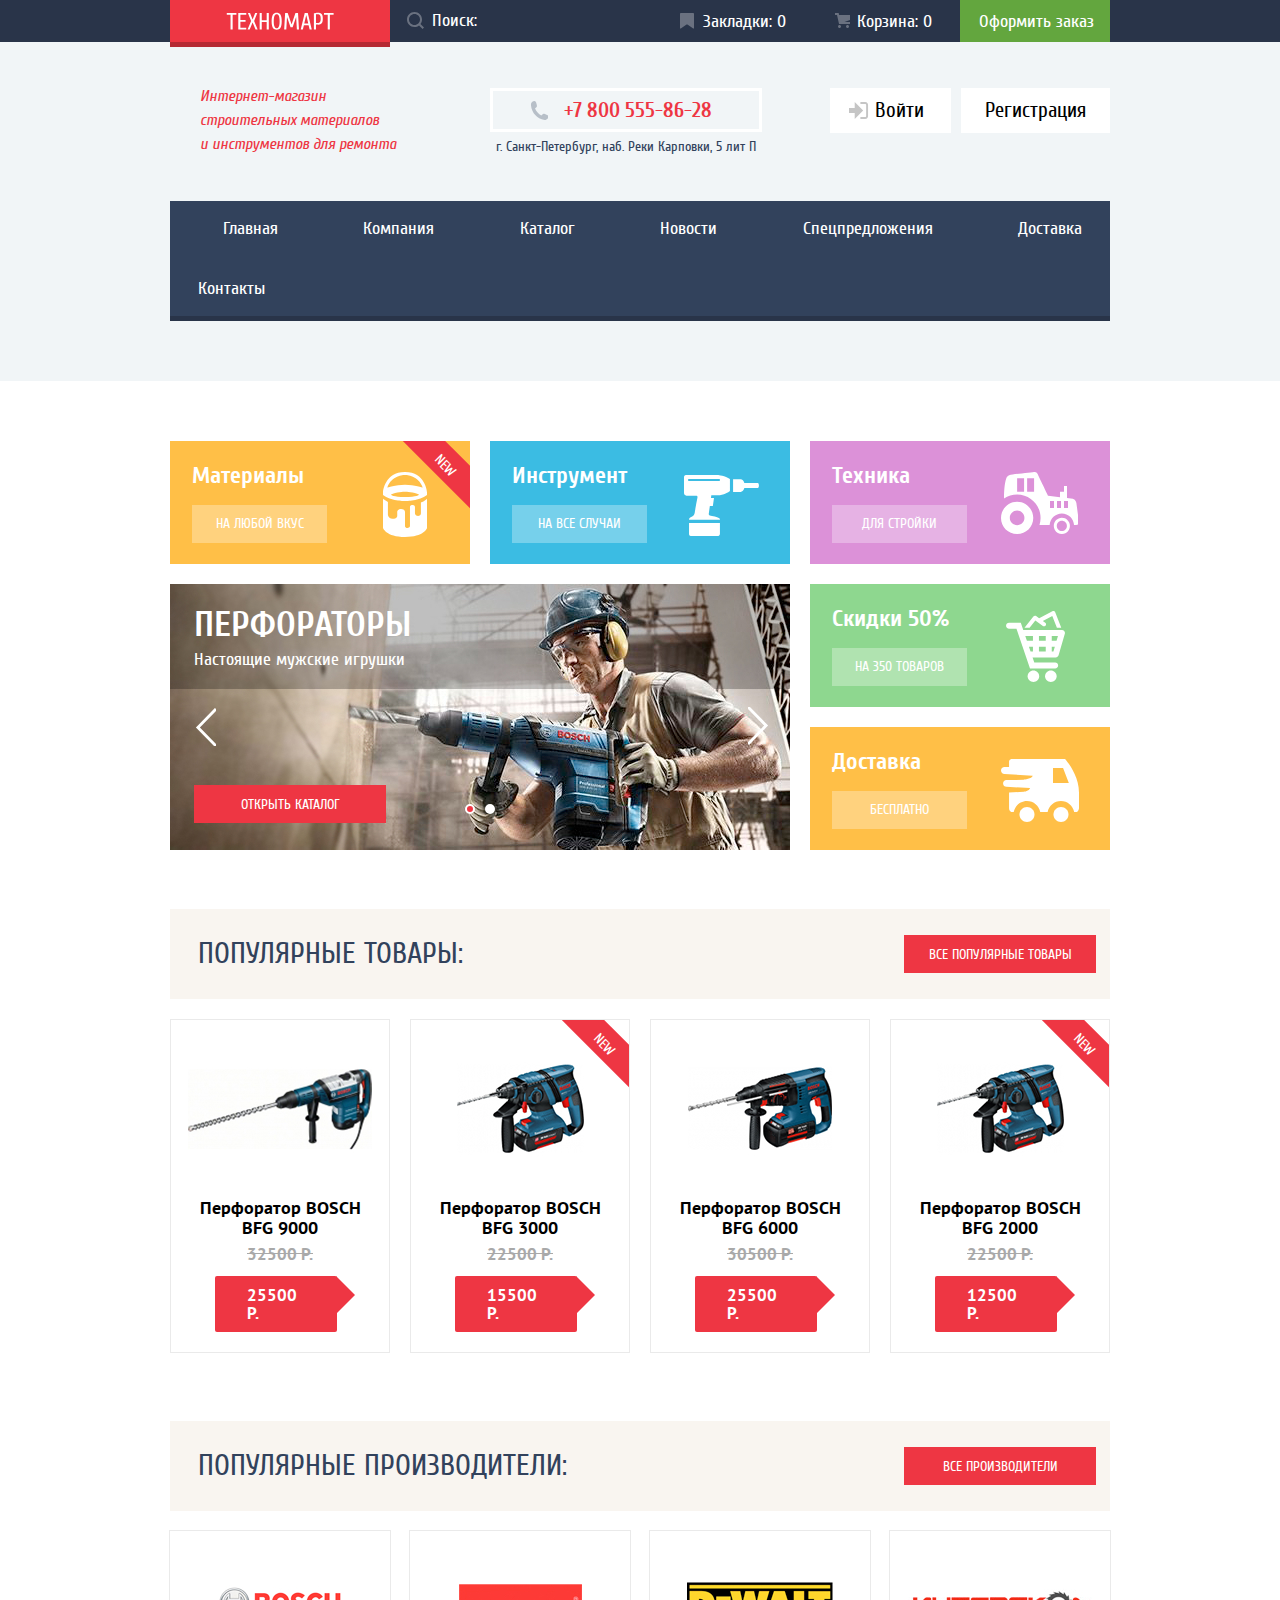
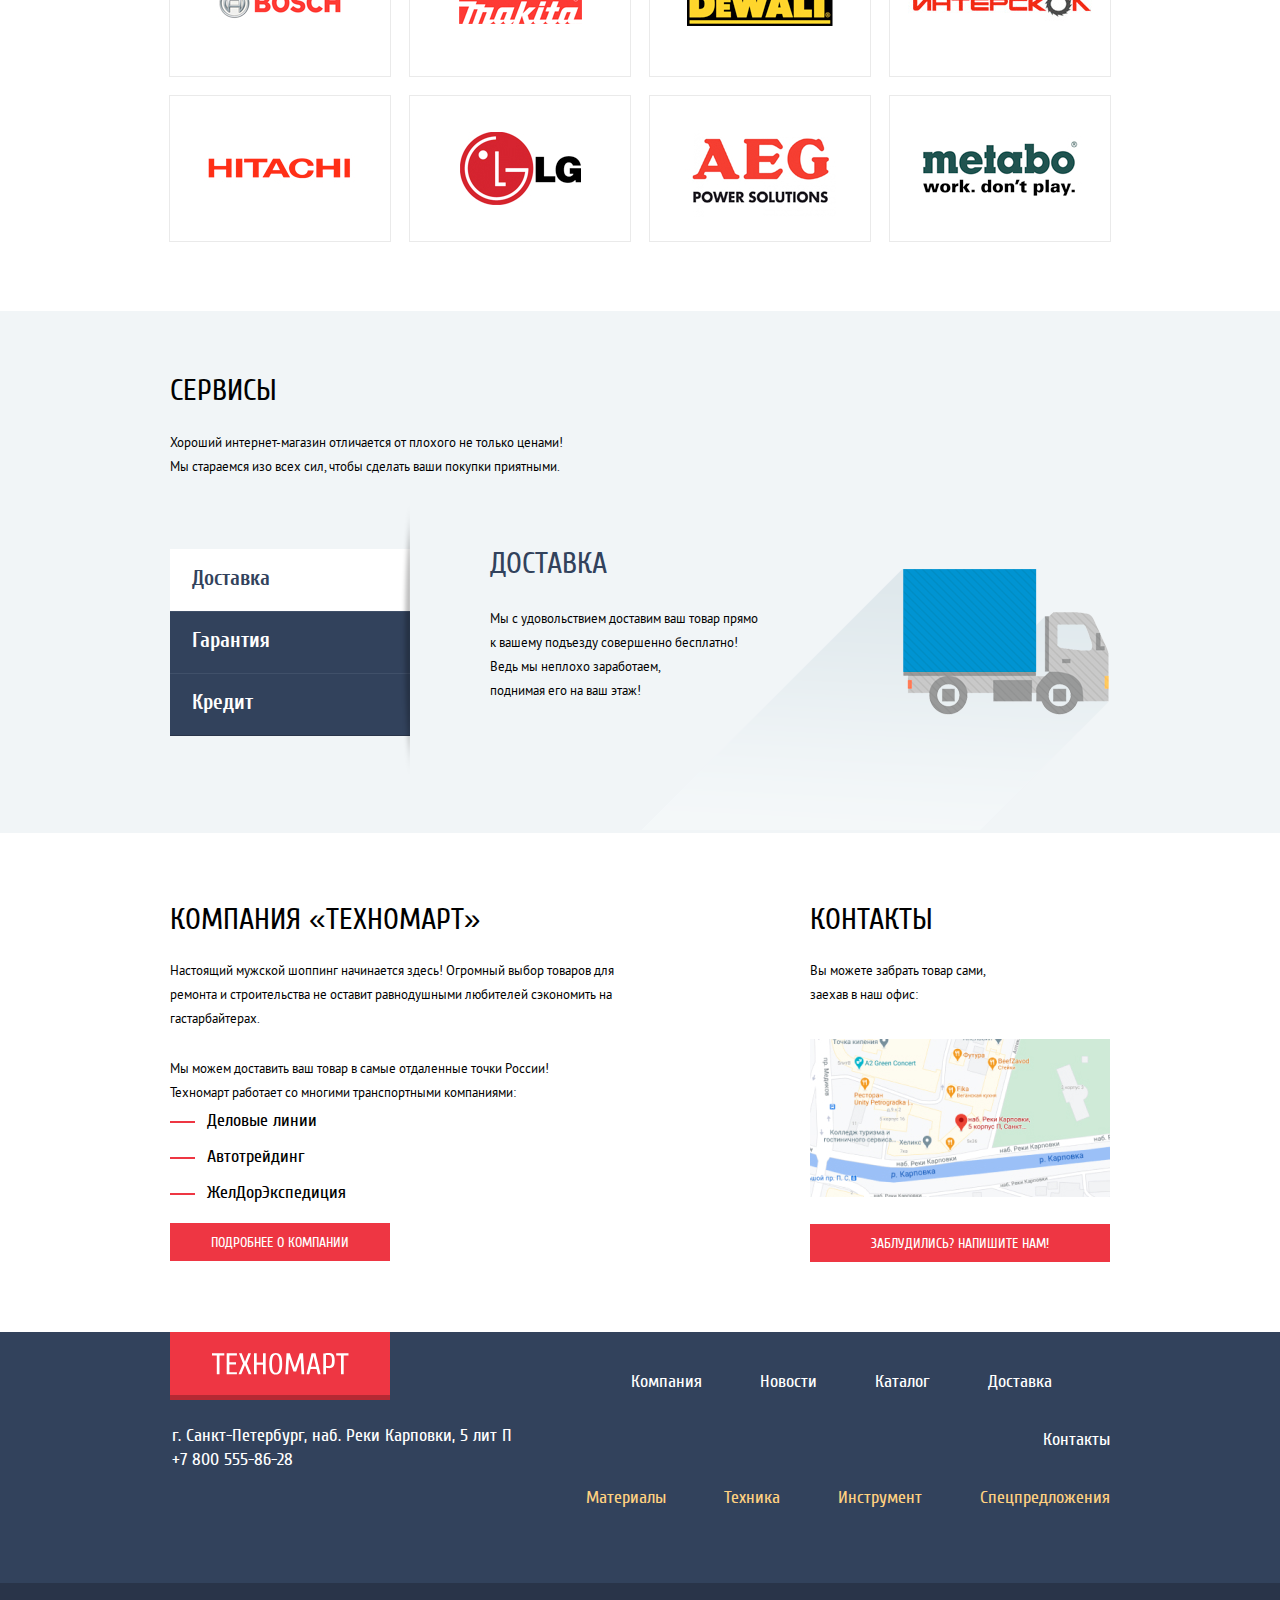
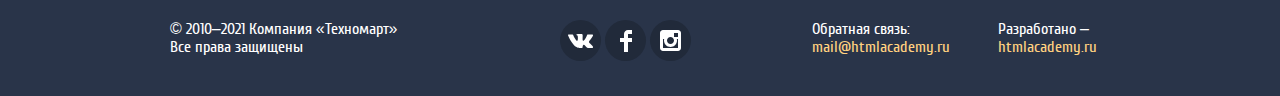
<file: index.html>
<!DOCTYPE html>
<html class="page" lang="ru">
  <head>
    <meta charset="utf-8">
    <title>Интернет-магазин «Техномарт»</title>
    <link rel="stylesheet" href="css/normalize.min.css">
    <link rel="stylesheet" href="css/style.min.css">

    <link rel="icon" href="favicon.ico">
    <link rel="icon" href="img/favicon/152.svg" type="image/svg+xml">
    <link rel="apple-touch-icon" href="img/favicon/180.png">
    <link rel="manifest" href="manifest.webmanifest">
  </head>
  <body class="page-body">
    <header class="main-header">
      <h1 class="visually-hidden">Интернет-магазин «Техномарт»</h1>
      <div class="main-header-bar"> <!-- заливка фона на всю ширину окна -->
        <div class="header-top container">
          <div class="header-logo-search">
            <a class="header-logo">
              <img src="img/icons/logo.svg" width="108" height="18" alt="Логотип интернет-магазина «Техномарт»">
            </a>
            <form class="header-search-form" action="https://echo.htmlacademy.ru" method="GET">
              <input class="header-search" id="search" type="search" placeholder="Поиск:">
              <label for="search">
                <svg width="17" height="17" viewBox="0 0 17 17" fill="none" xmlns="http://www.w3.org/2000/svg">
                  <path fill-rule="evenodd" clip-rule="evenodd" d="M13.458 12.044L17 15.586L15.586 17L12.044 13.458C10.782 14.421 9.21 15 7.5 15C3.35786 15 0 11.6421 0 7.5C0 3.35786 3.35786 0 7.5 0C11.6421 0 15 3.35786 15 7.5C15.0001 9.14309 14.4581 10.7403 13.458 12.044ZM7.5 2C4.467 2 2 4.467 2 7.5C2.00331 10.5362 4.4638 12.9967 7.5 13C10.532 13 13 10.532 13 7.5C13 4.467 10.532 2 7.5 2Z" fill="white"/>
                </svg>
              </label>
            </form>
          </div>
          <ul class="header-panel">
            <li>
              <a class="bookmark" href="#">Закладки: 0</a>
            </li>
            <li>
              <a class="cart" href="#">Корзина: 0</a>
            </li>
            <li>
              <a class="order" href="#">Оформить заказ</a>
            </li>
          </ul>
        </div>
      </div>
      <div class="header-content container">
        <p class="header-desc">
          Интернет-магазин<br>
          строительных материалов<br>
          и инструментов для ремонта
        </p>
        <section class="header-contacts">
          <h2 class="visually-hidden">Как нас найти</h2>
          <a class="header-contacts-phone" href="tel:+78005558628">+7 800 555-86-28</a>
          <p class="header-contacts-address">г. Санкт-Петербург, наб. Реки Карповки, 5 лит П</p>
        </section>
        <ul class="header-login">
          <li>
            <a class="login" href="#">Войти</a>
          </li>
          <li>
            <a class="registration" href="#">Регистрация</a>
          </li>
        </ul>
      </div>
      <nav class="header-navigation container">
        <ul class="header-navigation-list">
          <li class="header-navigation-item">
            <a>Главная</a>
          </li>
          <li class="header-navigation-item">
            <a href="#">Компания</a>
          </li>
          <li class="header-navigation-item">
            <a href="catalog.html">Каталог</a>
          </li>
          <li class="header-navigation-item">
            <a href="#">Новости</a>
          </li>
          <li class="header-navigation-item">
            <a href="#">Спецпредложения</a>
          </li>
          <li class="header-navigation-item">
            <a href="#">Доставка</a>
          </li>
          <li class="header-navigation-item">
            <a href="#">Контакты</a>
          </li>
        </ul>
      </nav>
    </header>
    <main>
      <section class="features container">
        <h2 class="visually-hidden">Товары и услуги</h2>
        <ul class="features-list">
          <li class="features-item flag">
            <h3>Материалы</h3>
            <a class="button" href="#">На любой вкус</a>
          </li>
          <li class="features-item">
            <h3>Инструмент</h3>
            <a class="button" href="#">На все случаи</a>
          </li>
          <li class="features-item">
            <h3>Техника</h3>
            <a class="button" href="#">Для стройки</a>
          </li>
          <li class="features-item">
            <h3>Скидки 50%</h3>
            <a class="button" href="#">На 350 товаров</a>
          </li>
          <li class="features-item">
            <h3>Доставка</h3>
            <a class="button" href="#">Бесплатно</a>
          </li>
          <li class="features-item-slider">
            <ul class="slider">
              <li class="slider-item slide slide-current">
                <h2>Перфораторы</h2>
                <p>Настоящие мужские игрушки</p>
                <img src="img/slider-perforator.jpg" width="620" height="266" alt="Мастер с перфоратором Bosch">
                <a class="button button-slider" href="catalog.html">Открыть каталог</a>
              </li>
              <li class="slider-item slide">
                <h2>Дрели</h2>
                <p>Соседям на радость!</p>
                <img src="img/slider-drill.jpg" width="620" height="266" alt="Мастер с дрелью Bosch">
                <a class="button button-slider" href="catalog.html">Открыть каталог</a>
              </li>
              <li class="slider-controls">
                <button class="slider-controls-button current" type="button">
                  <span class="visually-hidden">Первый слайд</span>
                </button>
                <button class="slider-controls-button" type="button">
                  <span class="visually-hidden">Второй слайд</span>
                </button>
              </li>
              <li class="slider-arrows">
                <button class="back" type="button">
                  <span class="visually-hidden">Назад</span>
                </button>
                <button class="forward" type="button">
                  <span class="visually-hidden">Вперед</span>
                </button>
              </li>
            </ul>
          </li>
        </ul>
      </section>
      <section class="popular-items container">
        <div class="popular-header">
          <h2>Популярные товары:</h2>
          <a class="button" href="#">Все популярные товары</a>
        </div>
        <ul class="popular-items-list">
          <li class="popular-list-item" tabindex="0">
            <h3>
              Перфоратор BOSCH<br>
              BFG 9000
            </h3>
            <div class="catalog-img">
              <img src="img/catalog/perforator3.jpg" width="184" height="164" alt="Синий маленький перфоратор Bosch c длинным сверлом">
            </div>
            <p class="old-price">32500 Р.</p>
            <p class="new-price">25500 Р.</p>
            <div class="buy-bookmarks-wrapper">
              <a class="button buy" href="#">Купить</a>
              <a class="button to-bookmarks" href="#">В закладки</a>
            </div>
          </li>
          <li class="popular-list-item flag" tabindex="0">
            <h3>
              Перфоратор BOSCH<br>
              BFG 3000
            </h3>
            <div class="catalog-img">
              <img src="img/catalog/perforator2.jpg" width="127" height="112" alt="Синий перфоратор Bosch c коротким сверлом">
            </div>
            <p class="old-price">22500 Р.</p>
            <p class="new-price">15500 Р.</p>
            <div class="buy-bookmarks-wrapper">
              <a class="button buy" href="#l">Купить</a>
              <a class="button to-bookmarks" href="#">В закладки</a>
            </div>
          </li>
          <li class="popular-list-item" tabindex="0">
            <h3>
              Перфоратор BOSCH<br>
              BFG 6000
            </h3>
            <div class="catalog-img">
              <img src="img/catalog/perforator1.jpg" width="144" height="128" alt="Синий перфоратор Bosch c длинным сверлом">
            </div>
            <p class="old-price">30500 Р.</p>
            <p class="new-price">25500 Р.</p>
            <div class="buy-bookmarks-wrapper">
              <a class="button buy" href="#">Купить</a>
              <a class="button to-bookmarks" href="#">В закладки</a>
            </div>
          </li>
          <li class="popular-list-item flag" tabindex="0">
            <h3>
              Перфоратор BOSCH<br>
              BFG 2000
            </h3>
            <div class="catalog-img">
              <img src="img/catalog/perforator2.jpg" width="127" height="112" alt="Синий перфоратор Bosch c коротким сверлом">
            </div>
            <p class="old-price">22500 Р.</p>
            <p class="new-price">12500 Р.</p>
            <div class="buy-bookmarks-wrapper">
              <a class="button buy" href="#">Купить</a>
              <a class="button to-bookmarks" href="#">В закладки</a>
            </div>
          </li>
        </ul>
      </section>
      <section class="popular-producers container">
        <div class="popular-header">
          <h2>Популярные производители:</h2>
          <a class="button" href="#">Все производители</a>
        </div>
        <ul class="popular-producers-list">
          <li class="popular-producers-item">
            <a href="https://www.bosch.com/">
              <img src="img/bosch.jpg" width="126" height="37" alt="Bosch">
            </a>
          </li>
          <li class="popular-producers-item">
            <a href="https://www.makitatools.com/">
              <img src="img/makita.jpg" width="123" height="40" alt="Makita">
            </a>
          </li>
          <li class="popular-producers-item">
            <a href="https://www.dewalt.com/">
              <img src="img/dewalt.jpg" width="146" height="44" alt="DeWalt">
            </a>
          </li>
          <li class="popular-producers-item">
            <a href="https://www.interskol.ru/">
              <img src="img/interskol.jpg" width="200" height="76" alt="Интерскол">
            </a>
          </li>
          <li class="popular-producers-item">
            <a href="https://www.hitachi.com/">
              <img src="img/hitachi.jpg" width="169" height="31" alt="Hitachi">
            </a>
          </li>
          <li class="popular-producers-item">
            <a href="https://www.lg.com/">
              <img src="img/lg.jpg" width="121" height="73" alt="LG">
            </a>
          </li>
          <li class="popular-producers-item">
            <a href="https://www.aegps.com/en/">
              <img src="img/aeg.jpg" width="151" height="96" alt="AEG Power Solutions">
            </a>
          </li>
          <li class="popular-producers-item">
            <a href="https://www.metabo.com/">
              <img src="img/metabo.jpg" width="204" height="69" alt="Metabo">
            </a>
          </li>
        </ul>
      </section>
      <div class="services-bar">  <!-- заливка фона на всю ширину окна -->
        <section class="services container">
          <h2>Сервисы</h2>
          <p>
            Хороший интернет-магазин отличается от плохого не только ценами!<br>
            Мы стараемся изо всех сил, чтобы сделать ваши покупки приятными.
          </p>
          <div class="services-container">
            <ul class="services-list">
              <li class="services-item current">
                <a>Доставка</a>
              </li>
              <li class="services-item">
                <a>Гарантия</a>
              </li>
              <li class="services-item">
                <a>Кредит</a>
              </li>
            </ul>
            <ul class="services-desc-list">
              <li class="services-desc-item choice  choice-current">
                <h2>Доставка</h2>
                <p>
                  Мы с удовольствием доставим ваш товар прямо<br>
                  к вашему подъезду совершенно бесплатно!<br>
                  Ведь мы неплохо заработаем,<br>
                  поднимая его на ваш этаж!
                </p>
              </li>
              <li class="services-desc-item choice">
                <h2>Гарантия</h2>
                <p>
                  Если купленный у нас товар поломается или заискрит,<br>
                  а также в случае пожара, спровоцированного его<br>
                  возгоранием,  вы всегда можете быть уверены в нашей<br>
                  гарантии. Мы обменяем сгоревший товар на новый.<br>
                  Дом уж восстановите как-нибудь сами.</p>
              </li>
              <li class="services-desc-item choice">
                <h2>Кредит</h2>
                <p>
                  Залезть в долговую яму стало проще!<br>
                  Кредитные консультанты придут вам на помощь.
                </p>
                <a class="button" href="#">Отправить заявку</a>
              </li>
            </ul>
          </div>
        </section>
      </div>
      <div class="desc-contacts-container container">
        <section class="desc">
          <h2>Компания «Техномарт»</h2>
          <p class="first-paragraph">
            Настоящий мужской шоппинг начинается здесь! Огромный выбор товаров для<br>
            ремонта и строительства не оставит равнодушными любителей сэкономить на<br>
            гастарбайтерах.
          </p>
          <p class="second-paragraph">
            Мы можем доставить ваш товар в самые отдаленные точки России!<br>
            Техномарт работает со многими транспортными компаниями:
          </p>
          <ul class="transport-list">
            <li class="transport-item">Деловые линии</li>
            <li class="transport-item">Автотрейдинг</li>
            <li class="transport-item">ЖелДорЭкспедиция</li>
          </ul>
          <a class="button" href="#">Подробнее о компании</a>
        </section>
        <section class="contacts">
          <h2>Контакты</h2>
          <p class="first-paragraph">
            Вы можете забрать товар сами,<br>
            заехав в наш офис:
          </p>
          <a href="https://yandex.ru/maps/" class="map-link">
            <img src="img/map.jpg" width="300" height="158" alt="Как нас найти">
          </a>
          <p>
            <a class="button connection-button" href="#">Заблудились? Напишите нам!</a>
          </p>
        </section>
      </div>
    </main>
    <footer class="main-footer">
      <div class="main-footer-wrapper container">
        <div class="logo-address">
          <a class="footer-logo">
            <img src="img/icons/logo.svg" width="138" height="23" alt="Логотип интернет-магазина «Техномарт»"> <!-- фон сделаю в CSS -->
          </a>
          <p class="footer-address">
            г. Санкт-Петербург, наб. Реки Карповки, 5 лит П<br>
            <a class="footer-phone" href="tel:+78005558628">+7 800 555-86-28</a>
          </p>
        </div>
        <div class="footer-navigation">
          <ul class="footer-navigation-first">
            <li class="footer-navigation-item">
              <a href="#">Компания</a>
            </li>
            <li class="footer-navigation-item">
              <a href="#">Новости</a>
            </li>
            <li class="footer-navigation-item">
              <a href="catalog.html">Каталог</a>
            </li>
            <li class="footer-navigation-item">
              <a href="#">Доставка</a>
            </li>
            <li class="footer-navigation-item">
              <a href="#">Контакты</a>
            </li>
          </ul>
          <ul class="footer-navigation-second">
            <li class="footer-navigation-item">
              <a href="#">Материалы</a>
            </li>
            <li class="footer-navigation-item">
              <a href="#">Техника</a>
            </li>
            <li class="footer-navigation-item">
              <a href="#">Инструмент</a>
            </li>
            <li class="footer-navigation-item">
              <a href="#">Спецпредложения</a>
            </li>
          </ul>
        </div>
      </div>
      <div class="footer-bar">
        <div class="footer-other container">
          <p class="footer-copyright">
            © 2010–2021 Компания «Техномарт»<br>
            Все права защищены
          </p>
          <section class="footer-social">
            <h2 class="visually-hidden">Мы в соцсетях</h2>
            <ul class="footer-social-list">
              <li>
                <a class="social-button" href="#">
                  <span class="visually-hidden">Вконтакте</span>
                  <svg width="26" height="15" viewBox="0 0 26 15" fill="none" xmlns="http://www.w3.org/2000/svg">
                    <path d="M15.5403 11.7281C16.4609 11.4384 17.6395 13.6406 18.8943 14.4834C19.836 15.1219 20.5573 14.9841 20.5573 14.9841L23.9017 14.9372C23.9017 14.9372 25.6495 14.8322 24.8232 13.4803C24.7549 13.3678 24.3389 12.4781 22.334 10.6472C20.2376 8.73186 20.5217 9.04218 23.0456 5.73093C24.5835 3.71249 25.1988 2.47968 25.0062 1.95468C24.8213 1.44936 23.6918 1.58061 23.6918 1.58061L19.9237 1.60593C19.5568 1.60686 19.2458 1.71749 19.1042 2.08874C19.1013 2.09249 18.5062 3.65061 17.7127 4.9753C16.0362 7.77749 15.3669 7.92655 15.0896 7.75124C14.4531 7.3453 14.6139 6.1228 14.6139 5.25374C14.6139 2.5378 15.0299 1.4053 13.7992 1.1128C13.388 1.0153 13.0876 0.951552 12.0389 0.942177C10.6985 0.922489 9.56027 0.942177 8.91508 1.25061C8.48656 1.45968 8.15819 1.91811 8.35753 1.94436C8.6079 1.97718 9.1693 2.09436 9.46975 2.49374C9.8559 3.01124 9.84434 4.17093 9.84434 4.17093C9.84434 4.17093 10.0649 7.36874 9.32434 7.7653C8.8159 8.03718 8.12064 7.48218 6.62516 4.9378C5.86153 3.63655 5.28471 2.19843 5.28471 2.19843C5.28471 2.19843 5.17301 1.93124 4.97079 1.78499C4.73005 1.61155 4.39301 1.55624 4.39301 1.55624L0.816563 1.57874C0.816563 1.57874 0.27923 1.59374 0.0818227 1.82436C-0.0934366 2.02874 0.0673782 2.45061 0.0673782 2.45061C0.0673782 2.45061 2.86864 8.90155 6.04064 12.1509C8.94879 15.1341 12.2537 14.9362 12.2537 14.9362H13.7511C13.7511 14.9362 14.2027 14.8856 14.4338 14.6437C14.6495 14.4187 14.6399 13.9959 14.6399 13.9959C14.6399 13.9959 14.61 12.0187 15.5403 11.7281Z" fill="white"/>
                  </svg>
                </a>
              </li>
              <li>
                <a class="social-button" href="#">
                  <span class="visually-hidden">Фейсбук</span>
                  <svg width="12" height="22" viewBox="0 0 12 22" fill="none" xmlns="http://www.w3.org/2000/svg">
                    <path d="M12 4V0H8C5.79086 0 4 1.79086 4 4V8H0V12H4V22H8V12H12V8H8V4H12Z" fill="white"/>
                  </svg>
                </a>
              </li>
              <li>
                <a class="social-button" href="#">
                  <span class="visually-hidden">Инстаграм</span>
                  <svg width="21" height="21" viewBox="0 0 21 21" fill="none" xmlns="http://www.w3.org/2000/svg">
                    <path fill-rule="evenodd" clip-rule="evenodd" d="M3 0H18C19.65 0 21 1.35 21 3V18C21 19.65 19.65 21 18 21H3C1.35 21 0 19.65 0 18V3C0 1.35 1.35 0 3 0ZM14 10.5C14 8.57 12.43 7 10.5 7C8.57 7 7 8.57 7 10.5C7 12.43 8.57 14 10.5 14C12.43 14 14 12.43 14 10.5ZM3 18V9H4.181C4.0626 9.49127 4.00186 9.99467 4 10.5C4 14.0899 6.91015 17 10.5 17C14.0899 17 17 14.0899 17 10.5C16.9986 9.99464 16.9379 9.49118 16.819 9H18V18H3ZM14 7H18V3H14V7Z" fill="white"/>
                  </svg>
                  </a>
              </li>
            </ul>
          </section>
          <ul class="feedback-developer-list">
            <li class="feedback-developer-item">
              Обратная связь:
              <p>
                <a href="mailto:mail@htmlacademy.ru">mail@htmlacademy.ru</a>
              </p>
            </li>
            <li class="feedback-developer-item">
              Разработано &ndash;
              <p>
                <a href="https://htmlacademy.ru/intensive/htmlcss">htmlacademy.ru</a>
              </p>
            </li>
          </ul>
        </div>
      </div>
    </footer>
    <section class="modal modal-connection"> <!-- модальное окно с формой обратной связи, которое открывается при клике по кнопке «Заблудились?..» -->
      <h2 class="visually-hidden">Форма для связи</h2>
      <form class="connection" action="https://echo.htmlacademy.ru" method="post">
        <div class="connection-container">
          <p class="connection-item">
            <label for="connection-login">Ваше имя:</label>
            <input id="connection-login" class="user-name" type="text" name="user-name" placeholder="Имя Фамилия">
          </p>
          <p class="connection-item">
            <label for="connection-email">Ваш e-mail:</label>
            <input id="connection-email" class="user-email" type="email" name="user-email" placeholder="email@example.com">
          </p>
          <p class="connection-item-last">
            <label for="letter">Текст письма:</label>
            <textarea id="letter" name="user-letter" rows="4" placeholder="В свободной форме"></textarea>
          </p>
        </div>
        <div class="connection-button-container">
          <button class="connection-button button" type="submit">Отправить</button>
        </div>
        </form>
        <button class="modal-close" type="button">
          <span class="visually-hidden">Закрыть</span>
        </button>
    </section>
    <section class="modal modal-map"> <!-- модальное окно с картой, которое открывается при клике на карту» -->
      <h2 class="visually-hidden">Как до нас добраться</h2>
      <iframe src="https://www.google.com/maps/embed?pb=!1m18!1m12!1m3!1d1996.8180266155716!2d30.315192316071883!3d59.968341981887!2m3!1f0!2f0!3f0!3m2!1i1024!2i768!4f13.1!3m3!1m2!1s0x4696315bc4e8ce61%3A0x74d4f0cbfe1fd995!2z0L3QsNCxLiBQ0LXQutC4INCa0LDRgNC_0L7QstC60LgsIDUg0LrQvtGA0L_Rg9GBINCfLCDQodCw0L3QutGCLdCf0LXRgtC10YDQsdGD0YDQsywg0KDQvtGB0YHQuNGPLCAxOTcwMjI!5e0!3m2!1sru!2spl!4v1624985033888!5m2!1sru!2spl" width="943" height="442" allowfullscreen title="Офис компании по адресу набережная реки Карповки, 5, литера П, Санкт-Петербург"></iframe>
      <button class="modal-close" type="button">
        <span class="visually-hidden">Закрыть</span>
      </button>
    </section>
    <section class="modal modal-add"> <!-- модальное окно с сообщением о добавлении товара в корзину, которое открывается при клике по кнопке «Купить»  -->
      <h2 class="visually-hidden">Добавление товара в корзину</h2>
       <p>Товар добавлен в корзину!</p>
       <div class="modal-add-buttons">
         <button class="button button-sumbit" type="submit">Оформить заказ</button>
         <button class="button button-continue"  type="button">Продолжить покупки</button>
       </div>
       <button class="modal-close" type="button">
         <span class="visually-hidden">Закрыть</span>
       </button>
     </section>

     <script src="js/add.min.js"></script>
    <script src="js/connection.min.js"></script>
    <script src="js/map.min.js"></script>
    <script src="js/slider.min.js"></script>
    <script src="js/services.min.js"></script>
  </body>
</html>
</file>
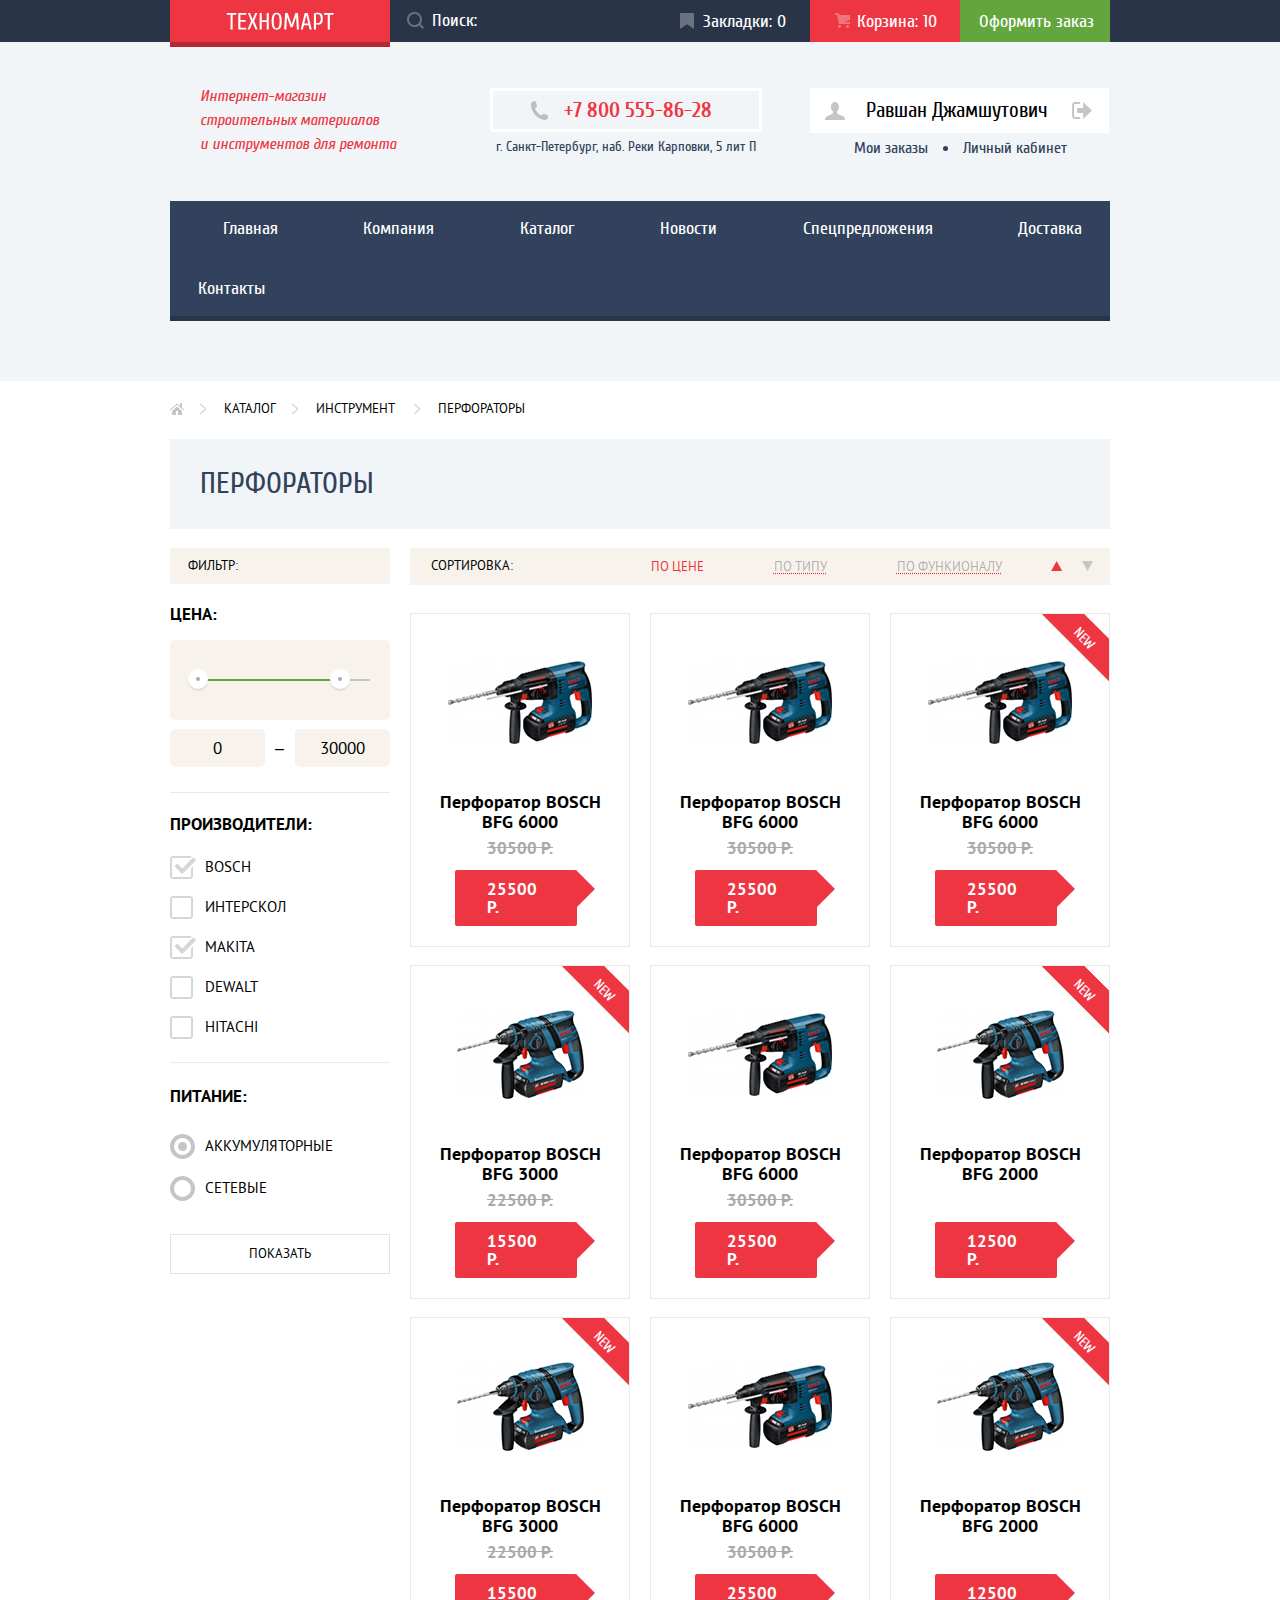
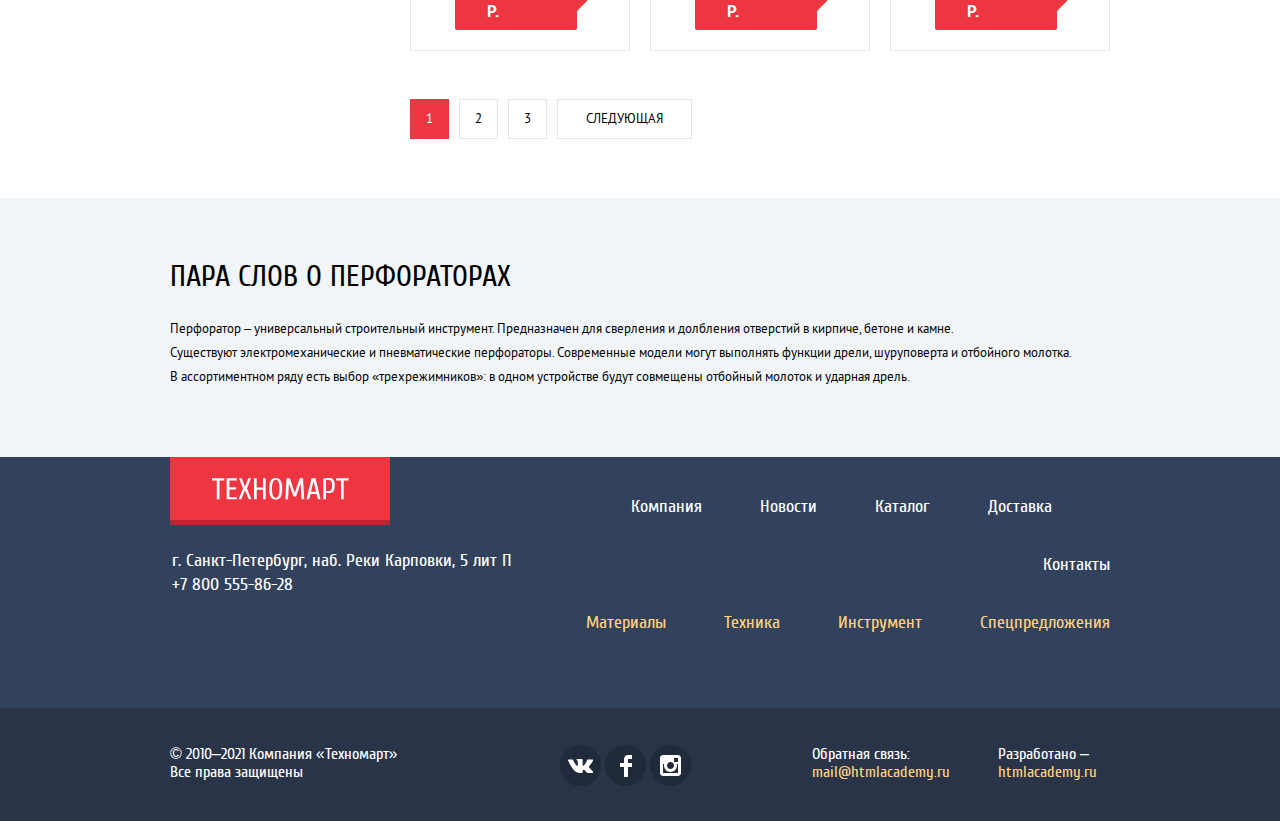
<file: catalog.html>
<!DOCTYPE html>
<html lang="ru">
  <head>
    <meta charset="utf-8">
    <title>Каталог интернет-магазина «Техномарт»</title>
    <link rel="stylesheet" href="css/normalize.min.css">
    <link rel="stylesheet" href="css/style.min.css">

    <link rel="icon" href="favicon.ico">
    <link rel="icon" href="img/favicon/152.svg" type="image/svg+xml">
    <link rel="apple-touch-icon" href="img/favicon/180.png">
    <link rel="manifest" href="manifest.webmanifest">
  </head>
  <body class="page-body inner-page">
    <header class="main-header">
      <h1 class="visually-hidden">Каталог интернет-магазина «Техномарт»</h1>
      <div class="main-header-bar">
        <div class="header-top container">
          <div class="header-logo-search">
            <a class="header-logo" href="index.html">
              <img src="img/icons/logo.svg" width="108" height="18" alt="Логотип интернет-магазина «Техномарт»">
            </a>
            <form class="header-search-form" action="https://echo.htmlacademy.ru" method="GET">
              <input class="header-search" id="search" type="search" placeholder="Поиск:">
              <label for="search">
                <svg width="17" height="17" viewBox="0 0 17 17" fill="none" xmlns="http://www.w3.org/2000/svg">
                  <path fill-rule="evenodd" clip-rule="evenodd" d="M13.458 12.044L17 15.586L15.586 17L12.044 13.458C10.782 14.421 9.21 15 7.5 15C3.35786 15 0 11.6421 0 7.5C0 3.35786 3.35786 0 7.5 0C11.6421 0 15 3.35786 15 7.5C15.0001 9.14309 14.4581 10.7403 13.458 12.044ZM7.5 2C4.467 2 2 4.467 2 7.5C2.00331 10.5362 4.4638 12.9967 7.5 13C10.532 13 13 10.532 13 7.5C13 4.467 10.532 2 7.5 2Z" fill="white"/>
                </svg>
              </label>
            </form>
          </div>
          <ul class="header-panel">
            <li>
              <a class="bookmark" href="#">Закладки: 0</a>
            </li>
            <li>
              <a class="cart full" href="#">Корзина: 10</a>
            </li>
            <li>
              <a class="order" href="#">Оформить заказ</a>
            </li>
          </ul>
        </div>
      </div>
      <div class="header-content container">
        <p class="header-desc">
          Интернет-магазин<br>
          строительных материалов<br>
          и инструментов для ремонта
        </p>
        <section class="header-contacts">
          <h2 class="visually-hidden">Как нас найти</h2>
          <a class="header-contacts-phone" href="tel:+78005558628">+7 800 555-86-28</a>
          <p class="header-contacts-address">г. Санкт-Петербург, наб. Реки Карповки, 5 лит П</p>
        </section>
        <section class="user">
          <h2 class="visually-hidden">Раздел клиента</h2>
          <div class="user-info">
            <a class="user-in" href="#">
              <span class="visually-hidden">Зайти в профиль</span>
              Равшан Джамшутович</a>
            <a class="user-out" href="#">
              <span class="visually-hidden">Выйти из профиля</span>
            </a>
          </div>
          <ul class="user-profile">
            <li>
              <a href="#">Мои заказы</a>
            </li>
            <li>
              <a class="user-account" href="#">Личный кабинет</a>
            </li>
          </ul>
        </section>
      </div>
      <nav class="header-navigation container">
        <ul class="header-navigation-list">
          <li class="header-navigation-item">
            <a href="index.html">Главная</a>
          </li>
          <li class="header-navigation-item">
            <a href="#">Компания</a>
          </li>
          <li class="header-navigation-item">
            <a>Каталог</a>
          </li>
          <li class="header-navigation-item">
            <a href="#">Новости</a>
          </li>
          <li class="header-navigation-item">
            <a href="#">Спецпредложения</a>
          </li>
          <li class="header-navigation-item">
            <a href="#">Доставка</a>
          </li>
          <li class="header-navigation-item">
            <a href="#">Контакты</a>
          </li>
        </ul>
      </nav>
    </header>
    <main class="page-catalog">
      <div class="inner-page-catalog container">
        <ul class="breadcrumbs">
          <li class="icon-main">
            <a href="index.html">
              <span class="visually-hidden">На главную</span>
            </a>
          </li>
          <li>
            <a href="catalog.html">Каталог</a>
          </li>
          <li>
            <a href="#">Инструмент</a>
          </li>
          <li>
            <span>Перфораторы</span>
          </li>
        </ul>
        <h2 class="page-catalog-header">ПЕРФОРАТОРЫ</h2>
        <div class="filters-header">
          <h4>Фильтр:</h4>
        </div>
        <section class="filters">
          <h2 class="visually-hidden">Фильтр товаров</h2>
          <form class="filter" method="get" action="https://echo.htmlacademy.ru">
            <fieldset class="filter-price">
              <legend>Цена:</legend>
              <div class="range-filter">
                <div class="range-controls">
                  <div class="scale">
                    <div class="bar"></div>
                  </div>
                  <div class="toggle toggle-min" tabindex="0"></div>
                  <div class="toggle toggle-max" tabindex="0"></div>
                </div>
                <div class="price-controls">
                  <label class="min-price">
                    <input type="number" name="min-price" min="0" max="30000" step="1000" value="0">
                  </label>
                  <label class="max-price">
                    &ndash; <input type="number" name="max-price" min="0" max="30000" step="1000" value="30000">
                  </label>
                </div>
              </div>
            </fieldset>
            <fieldset class="filter-producers">
              <legend>Производители:</legend>
              <ul>
                <li class="filter-option filter-checkbox">
                  <input class="visually-hidden filter-input-checkbox" id="filter-bosch" type="checkbox" name="bosch" checked>
                  <label for="filter-bosch">Bosch</label>
                </li>
                <li class="filter-option filter-checkbox">
                  <input class="visually-hidden filter-input-checkbox" id="filter-interskol" type="checkbox" name="interskol">
                  <label for="filter-interskol">Интерскол</label>
                </li>
                <li class="filter-option filter-checkbox">
                  <input class="visually-hidden filter-input-checkbox" id="filter-makita" type="checkbox" name="makita" checked>
                  <label for="filter-makita">Makita</label>
                </li>
                <li class="filter-option filter-checkbox">
                  <input class="visually-hidden filter-input-checkbox" id="filter-dewalt" type="checkbox" name="dewalt">
                  <label for="filter-dewalt">Dewalt</label>
                </li>
                <li class="filter-option filter-checkbox">
                  <input class="visually-hidden filter-input-checkbox" id="filter-hitachi" type="checkbox" name="hitachi">
                  <label for="filter-hitachi">Hitachi</label>
                </li>
              </ul>
            </fieldset>
            <fieldset class="filter-charge">
              <legend>Питание:</legend>
              <ul>
                <li class="filter-option filter-radio">
                  <input class="visually-hidden filter-input-radio" id="filter-accumulator" type="radio" name="power-supply" value="accumulator" checked>
                  <label for="filter-accumulator">Аккумуляторные</label>
                </li>
                <li class="filter-option filter-radio">
                  <input class="visually-hidden filter-input-radio" id="filter-network" type="radio" name="power-supply" value="network">
                  <label for="filter-network">Сетевые</label>
                </li>
              </ul>
            </fieldset>
            <button class="filter-button" type="submit">Показать</button>
          </form>
        </section>
        <section class="sort">
          <h4>Сортировка:</h4>
          <ul class="sort-list">
            <li>
              <button class="sort-button sort-button-current" type="button">По цене</button>
            </li>
            <li>
              <button class="sort-button" type="button">По типу</button>
            </li>
            <li>
              <button class="sort-button" type="button">По функионалу</button>
            </li>
            <li>
              <button class="sort-arrow-down sort-arrow-current" type="button">
                <span class="visually-hidden">От дорогих к дешевым</span>
                <svg width="12" height="10" viewBox="0 0 12 10" fill="none" xmlns="http://www.w3.org/2000/svg">
                  <path d="M5.66241 0L11.1624 10L0.162415 10" fill="#C5C5C5"/>
                </svg>
              </button>
            </li>
            <li>
              <button class="sort-arrow-up" type="button">
                <span class="visually-hidden">От дешевых к дорогим</span>
                <svg width="11" height="10" viewBox="0 0 11 10" fill="none" xmlns="http://www.w3.org/2000/svg">
                  <path d="M5.5 10L0 0H11" fill="#C5C5C5"/>
                </svg>
              </button>
            </li>
          </ul>
        </section>
        <section class="catalog">
          <h2 class="visually-hidden">Список товаров</h2>
          <ul class="catalog-list">
            <li class="catalog-item" tabindex="0">
              <h3>
                Перфоратор BOSCH<br>
                BFG 6000
              </h3>
              <div class="catalog-img">
                <img src="img/catalog/perforator1.jpg" width="144" height="128" alt="Синий перфоратор Bosch c длинным сверлом">
              </div>
              <p class="old-price">30500 Р.</p>
              <p class="new-price">25500 Р.</p>
              <div class="buy-bookmarks-wrapper">
                <a class="button buy" href="#">Купить</a>
                <a class="button to-bookmarks" href="#">В закладки</a>
              </div>
            </li>
            <li class="catalog-item" tabindex="0">
              <h3>
                Перфоратор BOSCH<br>
                BFG 6000
              </h3>
              <div class="catalog-img">
                <img src="img/catalog/perforator1.jpg" width="144" height="128" alt="Синий перфоратор Bosch c длинным сверлом">
              </div>
              <p class="old-price">30500 Р.</p>
              <p class="new-price">25500 Р.</p>
              <div class="buy-bookmarks-wrapper">
                <a class="button buy" href="#">Купить</a>
                <a class="button to-bookmarks" href="#">В закладки</a>
              </div>
            </li>
            <li class="catalog-item flag" tabindex="0">
              <h3>
                Перфоратор BOSCH<br>
                BFG 6000
              </h3>
              <div class="catalog-img">
                <img src="img/catalog/perforator1.jpg" width="144" height="128" alt="Синий перфоратор Bosch c длинным сверлом">
              </div>
              <p class="old-price">30500 Р.</p>
              <p class="new-price">25500 Р.</p>
              <div class="buy-bookmarks-wrapper">
                <a class="button buy" href="#">Купить</a>
                <a class="button to-bookmarks" href="#">В закладки</a>
              </div>
            </li>
            <li class="catalog-item flag" tabindex="0">
              <h3>
                Перфоратор BOSCH<br>
                BFG 3000
              </h3>
              <div class="catalog-img">
                <img src="img/catalog/perforator2.jpg" width="127" height="112" alt="Синий перфоратор Bosch c коротким сверлом">
              </div>
              <p class="old-price">22500 Р.</p>
              <p class="new-price">15500 Р.</p>
              <div class="buy-bookmarks-wrapper">
                <a class="button buy" href="#">Купить</a>
                <a class="button to-bookmarks" href="#">В закладки</a>
              </div>
            </li>
            <li class="catalog-item" tabindex="0">
              <h3>
                Перфоратор BOSCH<br>
                BFG 6000
              </h3>
              <div class="catalog-img">
                <img src="img/catalog/perforator1.jpg" width="144" height="128" alt="Синий перфоратор Bosch c длинным сверлом">
              </div>
              <p class="old-price">30500 Р.</p>
              <p class="new-price">25500 Р.</p>
              <div class="buy-bookmarks-wrapper">
                <a class="button buy" href="#">Купить</a>
                <a class="button to-bookmarks" href="#">В закладки</a>
              </div>
            </li>
            <li class="catalog-item flag" tabindex="0">
              <h3>
                Перфоратор BOSCH<br>
                BFG 2000
              </h3>
              <div class="catalog-img flag">
                <img src="img/catalog/perforator2.jpg" width="127" height="112" alt="Синий перфоратор Bosch c коротким сверлом">
              </div>
              <p class="new-price">12500 Р.</p>
              <div class="buy-bookmarks-wrapper">
                <a class="button buy" href="#">Купить</a>
                <a class="button to-bookmarks" href="#">В закладки</a>
              </div>
            </li>
            <li class="catalog-item flag" tabindex="0">
              <h3>
                Перфоратор BOSCH<br>
                BFG 3000
              </h3>
              <div class="catalog-img">
                <img src="img/catalog/perforator2.jpg" width="127" height="112" alt="Синий перфоратор Bosch c коротким сверлом">
              </div>
              <p class="old-price">22500 Р.</p>
              <p class="new-price">15500 Р.</p>
              <div class="buy-bookmarks-wrapper">
                <a class="button buy" href="#">Купить</a>
                <a class="button to-bookmarks" href="#">В закладки</a>
              </div>
            </li>
            <li class="catalog-item" tabindex="0">
              <h3>
                Перфоратор BOSCH<br>
                BFG 6000
              </h3>
              <div class="catalog-img">
                <img src="img/catalog/perforator1.jpg" width="144" height="128" alt="Синий перфоратор Bosch c длинным сверлом">
              </div>
              <p class="old-price">30500 Р.</p>
              <p class="new-price">25500 Р.</p>
              <div class="buy-bookmarks-wrapper">
                <a class="button buy" href="#">Купить</a>
                <a class="button to-bookmarks" href="#">В закладки</a>
              </div>
            </li>
            <li class="catalog-item flag" tabindex="0">
              <h3>
                Перфоратор BOSCH<br>
                BFG 2000
              </h3>
              <div class="catalog-img">
                <img src="img/catalog/perforator2.jpg" width="127" height="112" alt="Синий перфоратор Bosch c коротким сверлом">
              </div>
              <p class="new-price">12500 Р.</p>
              <div class="buy-bookmarks-wrapper">
                <a class="button buy" href="#">Купить</a>
                <a class="button to-bookmarks" href="#">В закладки</a>
              </div>
            </li>
          </ul>
          <ul class="pagination-list">
            <li class="pagination-item pagination-item-current">
              <a>1</a>
            </li>
            <li class="pagination-item">
              <a href="#">2</a>
            </li>
            <li class="pagination-item">
              <a href="#">3</a>
            </li>
            <li class="pagination-item">
              <a href="#">Следующая</a>
            </li>
          </ul>
        </section>
      </div>
      <div class="about-perforator-wrapper">
        <section class="about-perforator container">
          <h2>ПАРА СЛОВ О ПЕРФОРАТОРАХ</h2>
          <p>
            Перфоратор &ndash; универсальный строительный инструмент. Предназначен для сверления и долбления отверстий в кирпиче, бетоне и камне.<br>
            Существуют электромеханические и пневматические перфораторы. Современные модели могут выполнять функции дрели, шуруповерта и отбойного молотка.<br>
            В ассортиментном ряду есть выбор «трехрежимников»: в одном устройстве будут совмещены отбойный молоток и ударная дрель.
          </p>
        </section>
      </div>
    </main>
    <footer class="main-footer">
      <div class="main-footer-wrapper container">
        <div class="logo-address">
          <a class="footer-logo" href="index.html">
            <img src="img/icons/logo.svg" width="138" height="23" alt="Логотип интернет-магазина «Техномарт»"> <!-- фон сделаю в CSS -->
          </a>
          <p class="footer-address">
            г. Санкт-Петербург, наб. Реки Карповки, 5 лит П<br>
            <a class="footer-phone" href="tel:+78005558628">+7 800 555-86-28</a>
          </p>
        </div>
        <div class="footer-navigation">
          <ul class="footer-navigation-first">
            <li class="footer-navigation-item">
              <a href="#">Компания</a>
            </li>
            <li class="footer-navigation-item">
              <a href="#">Новости</a>
            </li>
            <li class="footer-navigation-item">
              <a>Каталог</a>
            </li>
            <li class="footer-navigation-item">
              <a href="#">Доставка</a>
            </li>
            <li class="footer-navigation-item">
              <a href="#">Контакты</a>
            </li>
          </ul>
          <ul class="footer-navigation-second">
            <li class="footer-navigation-item">
              <a href="#">Материалы</a>
            </li>
            <li class="footer-navigation-item">
              <a href="#">Техника</a>
            </li>
            <li class="footer-navigation-item">
              <a href="#">Инструмент</a>
            </li>
            <li class="footer-navigation-item">
              <a href="#">Спецпредложения</a>
            </li>
          </ul>
        </div>
      </div>
      <div class="footer-bar">
        <div class="footer-other container">
          <p class="footer-copyright">
            © 2010–2021 Компания «Техномарт»<br>
            Все права защищены
          </p>
          <section class="footer-social">
            <h2 class="visually-hidden">Мы в соцсетях</h2>
            <ul class="footer-social-list">
              <li>
                <a class="social-button" href="#">
                  <span class="visually-hidden">Вконтакте</span>
                  <svg width="26" height="15" viewBox="0 0 26 15" fill="none" xmlns="http://www.w3.org/2000/svg">
                    <path d="M15.5403 11.7281C16.4609 11.4384 17.6395 13.6406 18.8943 14.4834C19.836 15.1219 20.5573 14.9841 20.5573 14.9841L23.9017 14.9372C23.9017 14.9372 25.6495 14.8322 24.8232 13.4803C24.7549 13.3678 24.3389 12.4781 22.334 10.6472C20.2376 8.73186 20.5217 9.04218 23.0456 5.73093C24.5835 3.71249 25.1988 2.47968 25.0062 1.95468C24.8213 1.44936 23.6918 1.58061 23.6918 1.58061L19.9237 1.60593C19.5568 1.60686 19.2458 1.71749 19.1042 2.08874C19.1013 2.09249 18.5062 3.65061 17.7127 4.9753C16.0362 7.77749 15.3669 7.92655 15.0896 7.75124C14.4531 7.3453 14.6139 6.1228 14.6139 5.25374C14.6139 2.5378 15.0299 1.4053 13.7992 1.1128C13.388 1.0153 13.0876 0.951552 12.0389 0.942177C10.6985 0.922489 9.56027 0.942177 8.91508 1.25061C8.48656 1.45968 8.15819 1.91811 8.35753 1.94436C8.6079 1.97718 9.1693 2.09436 9.46975 2.49374C9.8559 3.01124 9.84434 4.17093 9.84434 4.17093C9.84434 4.17093 10.0649 7.36874 9.32434 7.7653C8.8159 8.03718 8.12064 7.48218 6.62516 4.9378C5.86153 3.63655 5.28471 2.19843 5.28471 2.19843C5.28471 2.19843 5.17301 1.93124 4.97079 1.78499C4.73005 1.61155 4.39301 1.55624 4.39301 1.55624L0.816563 1.57874C0.816563 1.57874 0.27923 1.59374 0.0818227 1.82436C-0.0934366 2.02874 0.0673782 2.45061 0.0673782 2.45061C0.0673782 2.45061 2.86864 8.90155 6.04064 12.1509C8.94879 15.1341 12.2537 14.9362 12.2537 14.9362H13.7511C13.7511 14.9362 14.2027 14.8856 14.4338 14.6437C14.6495 14.4187 14.6399 13.9959 14.6399 13.9959C14.6399 13.9959 14.61 12.0187 15.5403 11.7281Z" fill="white"/>
                  </svg>
                </a>
              </li>
              <li>
                <a class="social-button" href="#">
                  <span class="visually-hidden">Фейсбук</span>
                  <svg width="12" height="22" viewBox="0 0 12 22" fill="none" xmlns="http://www.w3.org/2000/svg">
                    <path d="M12 4V0H8C5.79086 0 4 1.79086 4 4V8H0V12H4V22H8V12H12V8H8V4H12Z" fill="white"/>
                  </svg>
                </a>
              </li>
              <li>
                <a class="social-button" href="#">
                  <span class="visually-hidden">Инстаграм</span>
                  <svg width="21" height="21" viewBox="0 0 21 21" fill="none" xmlns="http://www.w3.org/2000/svg">
                    <path fill-rule="evenodd" clip-rule="evenodd" d="M3 0H18C19.65 0 21 1.35 21 3V18C21 19.65 19.65 21 18 21H3C1.35 21 0 19.65 0 18V3C0 1.35 1.35 0 3 0ZM14 10.5C14 8.57 12.43 7 10.5 7C8.57 7 7 8.57 7 10.5C7 12.43 8.57 14 10.5 14C12.43 14 14 12.43 14 10.5ZM3 18V9H4.181C4.0626 9.49127 4.00186 9.99467 4 10.5C4 14.0899 6.91015 17 10.5 17C14.0899 17 17 14.0899 17 10.5C16.9986 9.99464 16.9379 9.49118 16.819 9H18V18H3ZM14 7H18V3H14V7Z" fill="white"/>
                  </svg>
                  </a>
              </li>
            </ul>
          </section>
          <ul class="feedback-developer-list">
            <li class="feedback-developer-item">
              Обратная связь:
              <p>
                <a href="mailto:mail@htmlacademy.ru">mail@htmlacademy.ru</a>
              </p>
            </li>
            <li class="feedback-developer-item">
              Разработано &ndash;
              <p>
                <a href="https://htmlacademy.ru/intensive/htmlcss">htmlacademy.ru</a>
              </p>
            </li>
          </ul>
        </div>
      </div>
    </footer>
    <section class="modal modal-add"> <!-- модальное окно с сообщением о добавлении товара в корзину, которое открывается при клике по кнопке «Купить»  -->
     <h2 class="visually-hidden">Добавление товара в корзину</h2>
      <p>Товар добавлен в корзину!</p>
      <div class="modal-add-buttons">
        <button class="button button-sumbit" type="submit">Оформить заказ</button>
        <button class="button button-continue"  type="button">Продолжить покупки</button>
      </div>
      <button class="modal-close" type="button">
        <span class="visually-hidden">Закрыть</span>
      </button>
    </section>
    <script src="js/add.min.js">
    </script>
  </body>
</html>
</file>
<file: css/style.min.css>
@-webkit-keyframes bounce{0%{transform:translateY(-2000px)}70%{transform:translateY(30px)}90%{transform:translateY(-10px)}to{transform:translateY(0)}}@keyframes bounce{0%{transform:translateY(-2000px)}70%{transform:translateY(30px)}90%{transform:translateY(-10px)}to{transform:translateY(0)}}@-webkit-keyframes shake{0%,to{transform:translateX(0)}10%,30%,50%,70%,90%{transform:translateX(-10px)}20%,40%,60%,80%{transform:translateX(10px)}}@keyframes shake{0%,to{transform:translateX(0)}10%,30%,50%,70%,90%{transform:translateX(-10px)}20%,40%,60%,80%{transform:translateX(10px)}}@font-face{font-family:"Cuprum";font-style:normal;font-weight:400;src:local("Cuprum"),local("Cuprum Regular"),local("Cuprum-Regular"),url(../fonts/cuprum.woff2) format("woff2"),url(../fonts/cuprum.woff) format("woff")}@font-face{font-family:"Cuprum";font-style:italic;font-weight:400;src:local("Cuprum Italic"),local("Cuprum-Italic"),url(../fonts/cuprumitalic.woff2) format("woff2"),url(../fonts/cuprumitalic.woff) format("woff")}@font-face{font-family:"Cuprum";font-style:normal;font-weight:700;src:local("Cuprum Bold"),local("Cuprum-Bold"),url(../fonts/cuprumbold.woff2) format("woff2"),url(../fonts/cuprumbold.woff) format("woff")}@font-face{font-family:"Cuprum";font-style:italic;font-weight:700;src:local("Cuprum Bold Italic"),local("Cuprum-BoldItalic"),url(../fonts/cuprumbolditalic.woff2) format("woff2"),url(../fonts/cuprumbolditalic.woff) format("woff")}@font-face{font-family:"PT Sans";font-style:normal;font-weight:400;src:local("PT Sans"),local("PT Sans Regular"),local("PTSans-Regular"),url(../fonts/ptsans.woff2) format("woff2"),url(../fonts/ptsans.woff) format("woff")}@font-face{font-family:"PT Sans";font-style:normal;font-weight:700;src:local("PT Sans Bold"),local("PTSans-Bold"),url(../fonts/ptsansbold.woff2) format("woff2"),url(../fonts/ptsansbold.woff) format("woff")}:root{--basic-extra-navy:#293449;--basic-navy:#32425C;--basic-blue:#F1F5F7;--basic-grey:197, 197, 197;--basic-beige:#F9F5F0;--basic-extra-beige:#F7F3EC;--basic-red:#EE3643;--basic-black:#000000;--basic-white:#ffffff;--basic-green:#63A63E;--basic-orange:#FFD180;--basic-shadow:#EAEAEA;--special-blue:#3BBCE3;--special-purple:#DC91D8;--special-green:#8ED78F;--special-yellow:#FFBF47;--special-white:255, 255, 255;--special-grey:#F3F7F9;--special-beige-grey:#E5E5E5;--special-black:0, 0, 0;--specia-white-beige:#F1F1F1;--hover-red:#CA2C37;--active-red:#BA2732;--active-grey:169, 169, 169;--hover-grey:#B5B5B5;--hover-navy:#3D546F;--active-navy:#1D2739;--active-extra-navy:#161D29;--hover-green:#5FBB2D;--active-green:#518534;--shadow-dark-green:#367315;--connection-button-bar:#F4F4F4;--shadow-navy:#405069;--social-gradient:#212A3A;--toddler-grey:171, 171, 171}.page-body{min-width:940px;margin:0;padding:0;font-family:"PT Sans",Arial,sans-serif;font-size:13px;font-weight:400;line-height:24px;color:var(--basic-black);background-color:var(--basic-white);box-sizing:border-box;min-height:100%;display:grid;grid-template-rows:-webkit-min-content 1fr -webkit-min-content;grid-template-rows:min-content 1fr min-content;align-content:start}a{text-decoration:none;color:var(--basic-white)}img{max-width:100%;height:auto}.page{height:100%}.container{width:940px;margin:0 auto;padding:0 10px}.main-header-bar{margin-bottom:42px;background-color:var(--basic-extra-navy)}.main-header{padding-bottom:60px}.button{display:inline-block;padding-top:11px;padding-bottom:9px;text-align:center;font-family:"Cuprum",Arial,sans-serif;font-size:14px;line-height:18px;text-transform:uppercase;vertical-align:middle;background-color:var(--basic-red)}.button:focus,.button:hover{background-color:var(--hover-red)}.button:active{background-color:var(--active-red)}.buy{position:relative;margin-bottom:10px;padding:10px 5px 10px 9px;width:135px;box-sizing:border-box;background-color:var(--basic-green);box-shadow:inset 0 -3px 0 var(--shadow-dark-green);border-radius:2px}.buy::before{content:"";width:15px;height:15px;display:inline-block;vertical-align:middle;margin-right:8px;background-image:url(../img/icons/cart.svg);background-position:0 0;background-repeat:no-repeat;opacity:.3}.buy:focus,.buy:hover{background-color:var(--hover-green)}.buy:active{background-color:var(--active-green)}.to-bookmarks{box-sizing:border-box;padding:8px 0 6px;width:135px;color:var(--basic-navy);background-color:var(--basic-white);border:3px solid var(--basic-green);border-radius:2px}.to-bookmarks:focus,.to-bookmarks:hover{color:var(--basic-navy);background-color:var(--basic-white);border:3px solid var(--basic-navy)}.to-bookmarks:active{color:var(--basic-navy);background-color:var(--basic-white);border:3px solid var(--basic-navy);opacity:.5}.features,.main-footer,.main-header{font-family:"Cuprum",Arial,sans-serif;font-size:18px;font-weight:400;line-height:24px;color:var(--basic-white)}.header-panel{margin:0}.header-login,.header-panel{list-style:none;padding:0}.features-list,.header-navigation-list,.popular-items-list,.popular-producers-list,.services-desc-list,.services-list,.slider,.transport-list{list-style:none;margin:0;padding:0}.footer-navigation-first{list-style:none;padding:0}.feedback-developer-list,.footer-navigation-second,.footer-social-list{list-style:none;margin:0;padding:0}.main-header,.services-bar{background-color:var(--basic-blue)}.header-top{display:grid;grid-template-columns:490px 1fr}.header-logo-search{display:grid;grid-template-columns:auto 1fr}.header-logo,.header-logo::after{width:220px;background-color:var(--basic-red)}.header-logo{display:inline-block;position:relative;padding-top:12px;padding-bottom:12px;line-height:0;text-align:center;vertical-align:middle}.header-logo img{width:108px;height:18px}.header-logo::after{content:"";display:block;position:absolute;top:42px;left:0;height:5px;box-shadow:inset 0 -5px 0 rgba(var(--special-black),.24)}.header-logo:focus{background-color:var(--basic-red)}.header-logo:active,.header-logo:active::after{background-color:var(--active-red)}.header-search-form{display:flex}.header-search{box-sizing:border-box;margin:0;width:100%;padding:9px 0 9px 8px;background-color:var(--basic-extra-navy);border:0;order:2}.header-search-form ::-webkit-input-placeholder{font:inherit;color:var(--basic-white)}.header-search-form ::-moz-placeholder{font:inherit;color:var(--basic-white)}.header-search-form ::placeholder{font:inherit;color:var(--basic-white)}.header-search-form label{order:1}.header-search-form svg{padding-top:12px;padding-left:17px;opacity:.3}.header-search:hover+label svg{opacity:1}.header-search:focus+label path{fill:var(--basic-red)}.header-search:active,.header-search:focus{color:var(--basic-black);background-color:var(--basic-white);outline:0}.header-search:active+label,.header-search:focus+label{background-color:var(--basic-white)}.header-panel{display:grid;grid-template-columns:1fr 1fr 1fr;justify-self:end}.header-panel a{display:block;color:var(--basic-white)}.bookmark,.cart{position:relative}.bookmark{padding:10px 24px 8px 43px;font-weight:400}.bookmark::before,.cart::before{content:"";position:absolute;top:13px;left:20px;width:14px;height:16px;background-image:url(../img/icons/bookmark.svg);background-position:0 0;background-repeat:no-repeat;opacity:.3}.cart{padding:10px 23px 8px 47px}.cart::before{left:25px;width:15px;height:15px;background-image:url(../img/icons/cart.svg)}.bookmark:focus::before,.bookmark:hover::before,.cart:focus::before,.cart:hover::before{opacity:1}.bookmark:active,.cart:active{background-color:var(--active-extra-navy);opacity:.5}.full{background-color:var(--basic-red)}.order{padding:10px 16px 8px 19px;background-color:var(--basic-green)}.order:focus,.order:hover{background-color:var(--hover-green)}.order:active{background-color:var(--basic-green);opacity:.5}.header-content{display:grid;grid-template-columns:1fr 1fr 1fr;-moz-column-gap:20px;column-gap:20px}.header-desc{font-style:italic;font-size:16px;line-height:24px;color:var(--basic-red);margin:0;padding-left:30px}.header-contacts-phone{display:inline-block;position:relative;padding:4px 47px 4px 71px;margin-bottom:3px;margin-top:4px;font-weight:700;font-size:21px;line-height:30px;box-sizing:border-box;vertical-align:middle;color:var(--basic-red);border:3px solid var(--basic-white)}.header-contacts-phone::before{content:"";position:absolute;top:10px;left:37px;width:18px;height:19px;background-image:url(../img/icons/phone.svg);background-position:0 0;background-repeat:no-repeat}.header-contacts-address{font-size:14px;line-height:24px;color:var(--basic-navy);margin:0 0 42px;padding:0 0 0 6px}.header-login{margin:4px 0 0;display:flex;justify-content:space-between;justify-self:end}.header-login li:not(:last-child){margin-right:10px}.header-login a{display:block;font-size:21px;line-height:21px;color:var(--basic-black);background-color:var(--basic-white)}.header-login .login{position:relative;padding:12px 27px 12px 45px}.header-login .login::before{content:"";position:absolute;top:14px;left:19px;width:20px;height:17px;background-image:url(../img/icons/login.svg);background-position:0 0;background-repeat:no-repeat}.header-login .registration{padding:12px 24px}.header-login .login:focus::before,.header-login .login:hover::before{background-image:url(../img/icons/login-hover.svg);background-position:0 0;background-repeat:no-repeat}.header-login a:focus,.header-login a:hover{color:var(--basic-red)}.header-login a:active{color:rgba(var(--basic-grey))}.header-login .login:active::before{background-image:url(../img/icons/login.svg);background-position:0 0;background-repeat:no-repeat}.header-navigation-list{display:flex;flex-wrap:wrap;justify-content:space-between;background-color:var(--basic-navy);box-shadow:inset 0 -5px 0 var(--basic-extra-navy)}.header-navigation-list a{display:block;padding:16px 28px 20px}.header-navigation-item:first-of-type a{padding-left:53px;cursor:pointer}.header-navigation-item:last-of-type a{padding-right:53px;cursor:pointer}.header-navigation-list a:hover{background-color:var(--basic-extra-navy)}.header-navigation-list a:focus{background-color:var(--active-navy);opacity:.5}.features{margin-top:60px;margin-bottom:59px;position:relative}.features-list{display:grid;grid-template-columns:repeat(3,300px);grid-template-rows:repeat(3,1fr);gap:20px}.features-item{position:relative;padding:20px 22px 21px;overflow:hidden}.features-list h3{margin:0 0 14px;padding:0;font-size:24px;line-height:30px;font-weight:700;max-width:65%}.features-item::after{content:"";position:absolute;top:31px;left:191px}.features-item:first-child{background-color:var(--special-yellow)}.features-item:first-child::after{left:213px;width:44px;height:65px;background-image:url(../img/icons/goods-and-services-icons/bucket.svg);background-position:0 0;background-repeat:no-repeat}.features-item:nth-child(2){background-color:var(--special-blue)}.features-item:nth-child(2)::after{top:34px;left:194px;width:75px;height:61px;background-image:url(../img/icons/goods-and-services-icons/drill.svg);background-position:0 0;background-repeat:no-repeat}.features-item:nth-child(3){background-color:var(--special-purple)}.features-item:nth-child(3)::after,.features-item:nth-child(4)::after{width:77px;height:62px;background-image:url(../img/icons/goods-and-services-icons/tractor.svg);background-position:0 0;background-repeat:no-repeat}.features-item:nth-child(4){background-color:var(--special-green);grid-area:2/3/3/4}.features-item:nth-child(4)::after{top:26px;left:196px;width:59px;height:72px;background-image:url(../img/icons/goods-and-services-icons/basket.svg)}.features-item:nth-child(5){background-color:var(--special-yellow);grid-area:3/3/4/4}.features-item:nth-child(5)::after{top:32px;width:78px;height:63px;background-image:url(../img/icons/goods-and-services-icons/bus.svg);background-position:0 0;background-repeat:no-repeat}.features-item-slider{grid-area:2/1/4/3}.features-item .button{padding-top:10px;padding-bottom:10px;width:135px;background-color:rgba(var(--special-white),.3)}.features-item .button:focus,.features-item .button:hover{background-color:rgba(var(--basic-grey),.3)}.features-item .button:active{background-color:rgba(var(--active-grey),.3)}.slider{position:relative}.slider-item img{position:absolute;top:0;left:0;z-index:-1;width:620px;height:266px;background-color:rgb(var(--basic-grey));-o-object-fit:contain;object-fit:contain}.slider-item h2{font-size:36px;font-weight:700;line-height:36px;text-transform:uppercase;margin:0 0 5px;padding:23px 0 0 24px;z-index:10}.slider-item p{margin:0;padding:0 0 16px 24px;z-index:10}.button-slider{position:absolute;top:201px;left:24px;width:192px}.slider-controls{position:absolute;top:220px;left:295px;z-index:2;font-size:0;line-height:0}.slider-controls button{display:inline-block;margin-right:10px;padding:0;box-sizing:border-box;width:10px;height:10px;vertical-align:middle;background-color:var(--basic-white);border:2px solid var(--basic-white);border-radius:50%;cursor:pointer}.slider-controls .current{background-color:var(--basic-red)}.slider-arrows .back,.slider-arrows .forward{position:absolute;top:123px;width:21px;height:39px;background-image:url(../img/icons/slider-arrow.svg);background-position:0 0;background-repeat:no-repeat;background-color:transparent;border:0;z-index:2;cursor:pointer}.slider-arrows .back{left:25px}.slider-arrows .forward{right:21px;transform:rotate(180deg)}.slide{display:none}.slide-current{display:block}.popular-items,.popular-producers{margin-bottom:50px}.popular-header{display:flex;justify-content:space-between;margin-bottom:20px;background-color:var(--basic-beige);font-family:"Cuprum",Arial,sans-serif}.flag::before,.popular-header h2{text-transform:uppercase;font-weight:400}.popular-header h2{margin:0 10px 0 0;padding:30px 0 30px 28px;font-size:30px;line-height:30px;color:var(--basic-navy)}.popular-header .button{flex-shrink:0;align-self:center;flex-basis:192px;margin-right:14px}.popular-items-list{display:flex;flex-wrap:wrap}.popular-list-item{display:flex;flex-direction:column;align-items:center;position:relative;width:220px;min-height:318px;margin-right:20px;margin-bottom:18px;box-sizing:border-box;background-color:var(--basic-white);border:1px solid var(--basic-shadow);overflow:hidden}.flag::before{content:"new";position:absolute;font-family:"Cuprum",Arial,sans-serif;font-size:14px;line-height:18px;text-align:center;padding-top:9px;top:8px;right:-27px;width:100px;height:30px;box-sizing:border-box;color:var(--basic-white);background-color:var(--basic-red);transform:rotate(45deg);z-index:3}.popular-list-item:nth-child(4n){margin-right:0}.popular-list-item img{order:-1;margin-bottom:auto;background-color:var(--basic-white)}.catalog-item h3,.popular-list-item h3{margin:0 0 7px;padding:0;font-size:18px;font-weight:700;line-height:20px;text-align:center}.popular-list-item p{margin:0 0 13px;padding:0;font-size:17px;font-weight:700;line-height:18px}.old-price{text-decoration:line-through;color:rgba(var(--active-grey))}.catalog-item .new-price,.popular-list-item .new-price{position:relative;width:122px;padding:10px 25px 10px 32px;box-sizing:border-box;align-self:flex-start;margin-left:44px;margin-top:auto;margin-bottom:20px;color:var(--basic-white);background-color:var(--basic-red);border-radius:2px}.buy-bookmarks-wrapper{display:none;position:absolute;top:0;left:0;padding:38px 44px 0 41px;min-height:178px;width:220px;box-sizing:border-box;background-color:var(--basic-white);z-index:2}.new-price::after{content:"";position:absolute;top:0;left:121px;width:0;height:0;border:19px solid transparent;border-left-color:var(--basic-red)}.popular-list-item:focus,.popular-list-item:hover,.popular-producers-item a:focus,.popular-producers-item a:hover{box-shadow:0 4px 20px rgba(var(--special-black),.15)}.popular-list-item:focus .buy-bookmarks-wrapper,.popular-list-item:focus-within .buy-bookmarks-wrapper,.popular-list-item:hover .buy-bookmarks-wrapper{display:block}.popular-producers-item a:active{box-shadow:0 4px 20px rgba(var(--special-black),.15);opacity:.5}.popular-producers-list{display:flex;flex-wrap:wrap}.popular-producers-item{margin-right:20px;margin-bottom:20px;background-color:var(--basic-white);outline:1px solid var(--basic-shadow)}.popular-producers-item:nth-child(4n){margin-right:0}.popular-producers-item a{display:flex;width:220px;height:145px;color:var(--basic-black)}.popular-producers-item img{margin:auto;background-color:var(--basic-white);-o-object-fit:contain;object-fit:contain}.services{padding-bottom:98px}.services-desc-list{position:relative}.services h2,.services-item a{font-family:"Cuprum",Arial,sans-serif;line-height:30px}.services h2{font-size:30px;text-transform:uppercase;color:var(--basic-navy);margin:0;padding:0 0 28px;font-weight:400}.services-desc-list h2,.services-desc-list p{max-width:50%;position:relative;z-index:2}.services-desc-list p{margin:0;padding:0}.services>h2{color:var(--basic-black);padding:65px 0 25px}.services>p{padding:0;margin:0 0 70px}.services-container{position:relative;display:grid;grid-template-columns:240px 1fr;gap:80px}.services-container::after{content:"";position:absolute;top:-49px;left:230px;width:10px;height:279px;background-image:url(../img/line.png);background-position:0 0;background-repeat:no-repeat}.services-list{width:240px}.services-item a{display:block;padding:14px 10px 18px 22px;font-size:21px;font-weight:700;cursor:pointer;background-color:var(--basic-navy);box-shadow:0 1px 0 var(--basic-extra-navy),inset 0 1px 0 var(--shadow-navy)}.choice{position:relative;display:none}.choice-current{display:block}.services-desc-item:first-child::after{content:"";position:absolute;top:20px;left:151px;width:468px;height:261px;background-image:url(../img/delivery.png);background-position:0 0;background-repeat:no-repeat;z-index:1}.services-desc-item:nth-child(2)::after,.services-desc-item:nth-child(3)::after{content:"";position:absolute;top:-3px;left:239px;width:389px;height:283px;background-image:url(../img/guarantee.png);background-position:0 0;background-repeat:no-repeat;z-index:1}.services-desc-item:nth-child(2) h2{padding-bottom:24px}.services-desc-item:nth-child(3)::after{top:0;left:165px;width:465px;height:285px;background-image:url(../img/credit.png)}.services-item.current a{color:var(--basic-navy);background-color:var(--basic-white);box-shadow:0 1px 0 var(--basic-white)}.services-item a:focus,.services-item a:hover{color:var(--basic-white);background-color:var(--basic-extra-navy)}.services .button{margin-top:27px;width:195px;position:relative;z-index:2}.desc-contacts-container{display:grid;grid-template-columns:1fr 1fr;margin-top:72px;margin-bottom:70px}.contacts{justify-self:end}.desc-contacts-container h2{font-family:"Cuprum",Arial,sans-serif;font-size:30px;font-weight:400;line-height:30px;text-transform:uppercase;color:var(--basic-black);margin:0 0 24px;padding:0}.desc-contacts-container p{margin:0;padding:0}.desc-contacts-container .first-paragraph{margin-bottom:26px}.desc .second-paragraph{margin-bottom:4px}.desc .button{width:220px}.transport-item{position:relative;font-size:18px;font-family:"Cuprum",Arial,sans-serif;line-height:24px;margin-left:37px;padding-bottom:12px}.transport-item::before{content:"";position:absolute;top:12px;left:-37px;width:25px;height:2px;background-color:var(--basic-red)}.transport-item:last-child{padding-bottom:18px}.contacts img{background-color:var(--basic-white);-o-object-fit:contain;object-fit:contain;color:var(--basic-black)}.contacts .first-paragraph{margin-bottom:32px}.contacts .button{margin-top:19px;width:300px}.main-footer{background-color:var(--basic-navy)}.main-footer-wrapper{display:grid;grid-template-columns:auto 1fr;gap:60px;padding-bottom:39px}.footer-logo{display:inline-block;padding-top:20px;padding-bottom:25px;margin-bottom:24px;width:220px;line-height:0;text-align:center;vertical-align:middle;background-color:var(--basic-red);box-shadow:inset 0 -5px 0 rgba(0,0,0,.24)}.footer-logo:active{background-color:var(--active-red)}.footer-logo img{width:138px;height:23px}.footer-address{padding:0 0 0 2px;margin:0}.footer-navigation-first,.footer-navigation-second{display:flex;flex-wrap:wrap;justify-content:flex-end}.footer-navigation li{margin-right:58px;margin-bottom:34px}.footer-navigation-first{margin:38px 0 0}.feedback-developer-item a,.footer-navigation-second a{color:var(--basic-orange)}.footer-navigation-first li:last-child,.footer-navigation-second li:last-child{margin-right:0}.footer-navigation a:focus,.footer-navigation a:hover{text-decoration:underline}.footer-navigation a:active{opacity:.5;text-decoration:none}.footer-bar{background-color:var(--basic-extra-navy)}.footer-other{display:grid;grid-template-columns:1fr 1fr 1fr;padding-top:37px;padding-bottom:35px}.feedback-developer-list,.footer-copyright{font-size:16px;line-height:18px}.footer-social{justify-self:left;padding-left:77px}.footer-social ul{display:flex;flex-wrap:wrap;justify-content:space-between}.footer-social li{margin-right:4px}.social-button{display:flex;align-items:center;justify-content:center;width:41px;height:41px;background-color:var(--social-gradient);border-radius:50%}.social-button:focus,.social-button:hover{background-color:var(--basic-red)}.feedback-developer-list{display:flex;justify-content:space-between;padding-left:15px}.feedback-developer-item p,.footer-copyright{margin:0;padding:0}.feedback-developer-item:last-child{margin-right:13px}.feedback-developer-item a:focus,.feedback-developer-item a:hover{text-decoration:underline}.feedback-developer-item a:active{color:var(--basic-red);text-decoration:none}.modal{position:fixed;top:0;right:0;bottom:0;left:0;margin:auto;background-color:var(--basic-white);border-top:7px solid var(--basic-red);box-shadow:0 4px 20px rgba(var(--special-black),.15);z-index:3}.modal-connection{display:none;width:620px;height:-webkit-max-content;height:-moz-max-content;height:max-content;font-family:"Cuprum",Arial,sans-serif;font-size:18px;line-height:24px}.modal-connection .button{color:var(--basic-white);border:0}.connection-container{display:flex;flex-wrap:wrap;justify-content:space-between;width:460px;margin-top:39px;margin-left:80px}.connection-item,.connection-item-last{width:220px;padding:0;margin:0}.connection-item label,.connection-item-last label{display:block;margin-bottom:11px}.connection-item input,.connection-item-last textarea{font-family:"PT Sans",Arial,sans-serif;font-size:13px;font-weight:400;line-height:24px;box-sizing:border-box;border:2px solid rgb(var(--basic-grey));border-radius:2px}.connection-item input{padding:5px 6px 5px 10px;margin-bottom:13px;width:220px}.connection-item-last textarea{padding:7px 8px 7px 12px;width:460px}.connection-item-last{margin-bottom:33px}.connection-button-container{padding:35px 80px;background-color:var(--connection-button-bar)}.connection-button{display:block;width:460px}.modal-close{position:absolute;top:14px;right:11px;width:21px;height:21px;background-color:transparent;background-image:url(../img/icons/icon-close.svg);background-position:0 0;background-repeat:no-repeat;border:0;cursor:pointer}.modal-map{display:none;width:943px;height:442px}.modal-map iframe{border:0;height:442px}.modal-map .modal-close{top:10px}.user-info{display:flex;justify-content:space-between;width:299px;margin-top:4px;margin-bottom:3px;background-color:var(--basic-white)}.user-in{position:relative;font-size:21px;line-height:21px;padding:12px 0 12px 56px;color:var(--basic-black)}.user-in::before,.user-out{width:20px;background-position:0 0;background-repeat:no-repeat}.user-in::before{content:"";position:absolute;top:0;bottom:0;left:15px;height:18px;margin:auto;background-image:url(../img/icons/user.svg)}.user-out{align-self:center;margin-right:17px;height:17px;background-image:url(../img/icons/logout.svg)}.user-in:focus::before,.user-in:hover::before{background-image:url(../img/icons/user-hover.svg);background-position:0 0;background-repeat:no-repeat}.user-in:active::before{background-image:url(../img/icons/user.svg);background-position:0 0;background-repeat:no-repeat}.user-in:active{color:rgb(var(--basic-grey))}.user-out:focus,.user-out:hover{background-image:url(../img/icons/logout-hover.svg);background-position:0 0;background-repeat:no-repeat}.user-out:active{background-image:url(../img/icons/logout.svg);background-position:0 0;background-repeat:no-repeat}.user-profile{margin:0}.breadcrumbs,.catalog-list,.user-profile{list-style:none;padding:0}.filter ul,.pagination-list,.sort-list{list-style:none;margin:0;padding:0}.user-profile{display:flex;justify-content:flex-start}.user-profile a{font-size:16px;line-height:18px;color:var(--basic-navy)}.user-profile li:first-child{margin-left:44px;margin-right:35px}.user-profile li:last-child{position:relative}.user-profile li:last-child::before{content:"";position:absolute;top:10px;left:-20px;width:5px;height:5px;background-color:var(--basic-navy);border-radius:50%}.user-profile a:focus,.user-profile a:hover{color:var(--basic-red)}.user-profile a:active{color:rgb(var(--basic-grey))}.inner-page-catalog{display:grid;grid-template-columns:220px 1fr;-moz-column-gap:20px;column-gap:20px;margin-bottom:49px}.breadcrumbs{grid-column:1/-1;margin:16px 0 18px;display:flex;justify-content:flex-start;flex-wrap:wrap}.breadcrumbs a,.breadcrumbs span{font-size:13px;line-height:18px;text-transform:uppercase;color:var(--basic-black)}.icon-main a{position:absolute;top:0;left:0;width:14px;height:12px;margin-top:6px;background-image:url(../img/icons/home.svg);background-position:0 0;background-repeat:no-repeat}.breadcrumbs li{position:relative;margin-right:40px}.breadcrumbs li:first-child{margin-right:54px}.breadcrumbs li:not(:first-child):before{content:"";position:absolute;top:6px;left:-25px;width:7px;height:11px;background-image:url(../img/icons/breadcrumbs-arrow.svg);background-position:0 0;background-repeat:no-repeat}.breadcrumbs li:last-child{margin-right:0;margin-left:3px}.page-catalog-header{grid-column:1/-1;font-family:"Cuprum",Arial,sans-serif;font-size:30px;font-weight:400;line-height:30px;color:var(--basic-navy);background-color:var(--basic-blue);padding:30px;margin:0 0 19px}.filters{width:220px}.filters-header h4{text-transform:uppercase;background-color:var(--basic-extra-beige);margin:0;padding:9px 18px}.filters-header h4,.price-controls label,.sort h4{font-weight:400;line-height:18px}.sort h4{text-transform:uppercase;background-color:var(--basic-extra-beige);padding:9px 18px}.filters-header{margin-bottom:15px}.filter fieldset{margin:0 0 37px;padding:0;border:0}.filter .filter-price{margin-bottom:16px;padding-bottom:25px}.range-filter{width:220px}.price-controls input,.range-controls{background-color:var(--basic-extra-beige);border-radius:5px}.range-controls{position:relative;height:41px;margin-bottom:9px;padding:39px 20px 0}.range-controls .scale{height:2px;background-color:rgb(var(--basic-grey))}.range-controls .bar{width:80%;height:2px;background-color:var(--basic-green)}.range-controls .toggle{position:absolute;top:29px;left:0;width:4px;height:4px;padding:0;border:8px solid var(--basic-white);background-color:rgb(var(--toddler-grey));border-radius:50%;box-shadow:0 2px 1px 0 rgba(var(--toddler-grey),.3);cursor:pointer}.range-controls .toggle-min{left:18px}.range-controls .toggle-max{left:160px}.price-controls{display:flex;justify-content:space-between}.price-controls label{font-family:"Cuprum",Arial,sans-serif;font-size:16px}.price-controls input{font-family:"PT Sans",Arial,sans-serif;font-weight:400;font-size:17px;line-height:inherit;text-align:center;width:95px;height:38px;padding:10px 24px;box-sizing:border-box;border:0}input[type=number]::-webkit-inner-spin-button,input[type=number]::-webkit-outer-spin-button{-webkit-appearance:none}input[type=number],input[type=number]:focus,input[type=number]:hover{-webkit-appearance:none;appearance:none;-moz-appearance:textfield}.max-price input{margin-left:7px}.filter .filter-producers{margin-bottom:18px;padding-bottom:26px}.filter .filter-price,.filter .filter-producers{border-bottom:1px solid var(--basic-shadow)}.filter .filter-option:last-child{margin-bottom:0}.filter legend,.filter-option{margin-bottom:21px;text-transform:uppercase}.filter legend{font-size:17px;font-weight:700;line-height:30px}.filter-price legend{margin-bottom:11px}.filter-producers legend{margin-bottom:18px}.filter-charge legend{margin-bottom:25px}.filter-option{padding-left:35px;font-size:15px;line-height:19px}.filter-charge .filter-option{margin-bottom:23px}.filter-option label{position:relative;display:block;cursor:pointer;-webkit-user-select:none;-moz-user-select:none;user-select:none}.filter-input-checkbox+label::before{content:"";position:absolute;top:-1px;left:-35px;width:23px;height:23px;background-image:url(../img/icons/checkbox-off.svg);background-position:0 0;background-repeat:no-repeat;opacity:.7}.filter-input-checkbox:checked+label::before{display:none}.filter-input-checkbox:checked+label::after{content:"";position:absolute;top:-1px;left:-35px;width:27px;height:23px;background-image:url(../img/icons/checkbox-on.svg);background-position:0 0;background-repeat:no-repeat;opacity:.7}.filter-input-checkbox:checked:focus+label::after,.filter-input-checkbox:checked:hover+label::after,.filter-input-checkbox:focus+label::before,.filter-input-checkbox:hover+label::before{opacity:1}.filter-input-checkbox:disabled+label::after,.filter-input-checkbox:disabled+label::before{opacity:.45}.filter-input-checkbox:disabled+label,.filter-input-checkbox:disabled:focus+label,.filter-input-checkbox:disabled:hover+label{opacity:.45}.filter-input-checkbox:checked:disabled:hover+label::after{opacity:.45}.filter-input-radio+label::before{content:"";position:absolute;top:-2px;left:-35px;width:25px;height:25px;box-sizing:border-box;border:4px solid rgb(var(--basic-grey));border-radius:50%}.filter-input-radio:checked+label::after{content:"";position:absolute;top:6px;left:-27px;width:9px;height:9px;background-color:rgb(var(--basic-grey));border-radius:50%}.filter-input-radio:focus+label::before,.filter-input-radio:hover+label::before{border-color:var(--hover-grey)}.filter-input-radio:checked:focus+label::after,.filter-input-radio:checked:hover+label::after{background-color:var(--hover-grey)}.filter-input-radio:disabled+label,.filter-input-radio:disabled:focus+label,.filter-input-radio:disabled:hover+label{opacity:.3}.filter-input-radio:disabled+label::before{border-color:var(--hover-grey)}.filter-input-radio:checked:disabled+label::after{background-color:var(--hover-grey)}.filter-button{padding-top:10px;padding-bottom:10px;width:100%;font:inherit;line-height:18px;text-transform:uppercase;background-color:var(--basic-white);border:1px solid var(--special-beige-grey);cursor:pointer}.sort{grid-area:3/2/4/3;display:grid;grid-template-columns:235px 1fr;margin-bottom:14px;background-color:var(--basic-extra-beige)}.sort h4{margin:0 0 0 3px}.sort-list{display:grid;grid-template-columns:auto 1fr 1fr auto auto;-moz-column-gap:20px;column-gap:20px;justify-items:center;align-items:center}.sort-list li:nth-child(3){justify-self:start;padding-left:0}.sort-button{line-height:18px;text-transform:uppercase;background-color:var(--basic-extra-beige);border:0;-webkit-text-decoration:underline dotted var(--basic-red);text-decoration:underline dotted var(--basic-red);text-underline-offset:2px;color:rgba(var(--special-black),.3);cursor:pointer}.sort-arrow-down,.sort-arrow-up{width:11px;height:10px;padding:0;margin:0;background-color:transparent;border:0;cursor:pointer}.sort-arrow-up{margin:0 17px 0 0}.sort-arrow-current path{fill:var(--basic-red)}.sort-arrow-down:focus path,.sort-arrow-down:hover path,.sort-arrow-up:focus path,.sort-arrow-up:hover path{fill:var(--basic-black)}.sort-arrow-down:active path,.sort-arrow-up:active path{fill:var(--basic-red)}.sort-button:focus,.sort-button:hover{color:var(--basic-black);-webkit-text-decoration:underline solid var(--basic-red);text-decoration:underline solid var(--basic-red);text-underline-offset:2px}.sort-button-current,.sort-button:active{color:var(--basic-red);text-decoration:none}.catalog-list{display:flex;flex-wrap:wrap;margin:14px 0 30px}.catalog-item{display:flex;flex-direction:column;align-items:center;position:relative;width:220px;min-height:318px;margin-right:20px;margin-bottom:18px;box-sizing:border-box;background-color:var(--basic-white);border:1px solid var(--basic-shadow);overflow:hidden}.catalog-item:nth-child(3n){margin-right:0}.catalog-img{min-height:178px;width:220px;order:-1;display:flex}.catalog-img img{margin:auto;background-color:var(--basic-white);-o-object-fit:contain;object-fit:contain}.catalog-item p{margin:0 0 13px;padding:0;font-size:17px;font-weight:700;line-height:18px}.catalog-item:focus,.catalog-item:hover{box-shadow:0 4px 20px rgba(var(--special-black),.15)}.catalog-item:focus .buy-bookmarks-wrapper,.catalog-item:focus-within .buy-bookmarks-wrapper,.catalog-item:hover .buy-bookmarks-wrapper{display:block}.pagination-list{display:flex;flex-wrap:wrap}.pagination-item a{display:block;padding:10px 15px;line-height:18px;text-transform:uppercase;color:var(--basic-black);background-color:var(--basic-white);border:1px solid var(--special-beige-grey)}.pagination-item:last-child a{padding:10px 28px}.pagination-item{margin-right:10px;margin-bottom:10px}.pagination-item:last-child{margin-right:0}.pagination-item-current a{color:var(--basic-white);border:1px solid var(--basic-red);background-color:var(--basic-red)}.pagination-item a:focus,.pagination-item a:hover,.pagination-item-current a:focus,.pagination-item-current a:hover{color:var(--basic-black);background-color:var(--basic-white);border:1px solid rgb(var(--basic-grey))}.pagination-item a:active{border:1px solid var(--basic-red)}.about-perforator-wrapper{background-color:var(--basic-blue);padding-bottom:68px}.about-perforator h2{font-size:30px;font-weight:400;margin:0;padding:64px 0 25px}.about-perforator p{margin:0;padding:0}.modal-add{display:none;position:fixed;width:620px;height:-webkit-max-content;height:-moz-max-content;height:max-content}.about-perforator h2,.modal-add p{font-family:"Cuprum",Arial,sans-serif;line-height:30px}.modal-add p{font-size:24px;font-weight:700;padding:0;margin-top:66px;margin-bottom:67px;margin-left:176px}.modal-add::after{content:"";position:absolute;top:48px;left:81px;width:66px;height:66px;background-image:url(../img/icons/icon-mark.svg);background-position:0 0;background-repeat:no-repeat}.modal-add-buttons{padding:37px 114px;background-color:var(--specia-white-beige)}.modal-add .button{width:192px;color:var(--basic-white);border:0}.modal-add .button-continue{color:var(--basic-black);background-color:var(--basic-white)}.modal-add .modal-close{top:11px}.modal-show{display:block}.modal-connection-show{display:block;-webkit-animation:bounce .6s;animation:bounce .6s}.modal-connection-error{-webkit-animation:shake .6s;animation:shake .6s}.visually-hidden{position:absolute;width:1px;height:1px;margin:-1px;border:0;padding:0;white-space:nowrap;-webkit-clip-path:inset(100%);clip-path:inset(100%);clip:rect(0 0 0 0);overflow:hidden}
</file>
